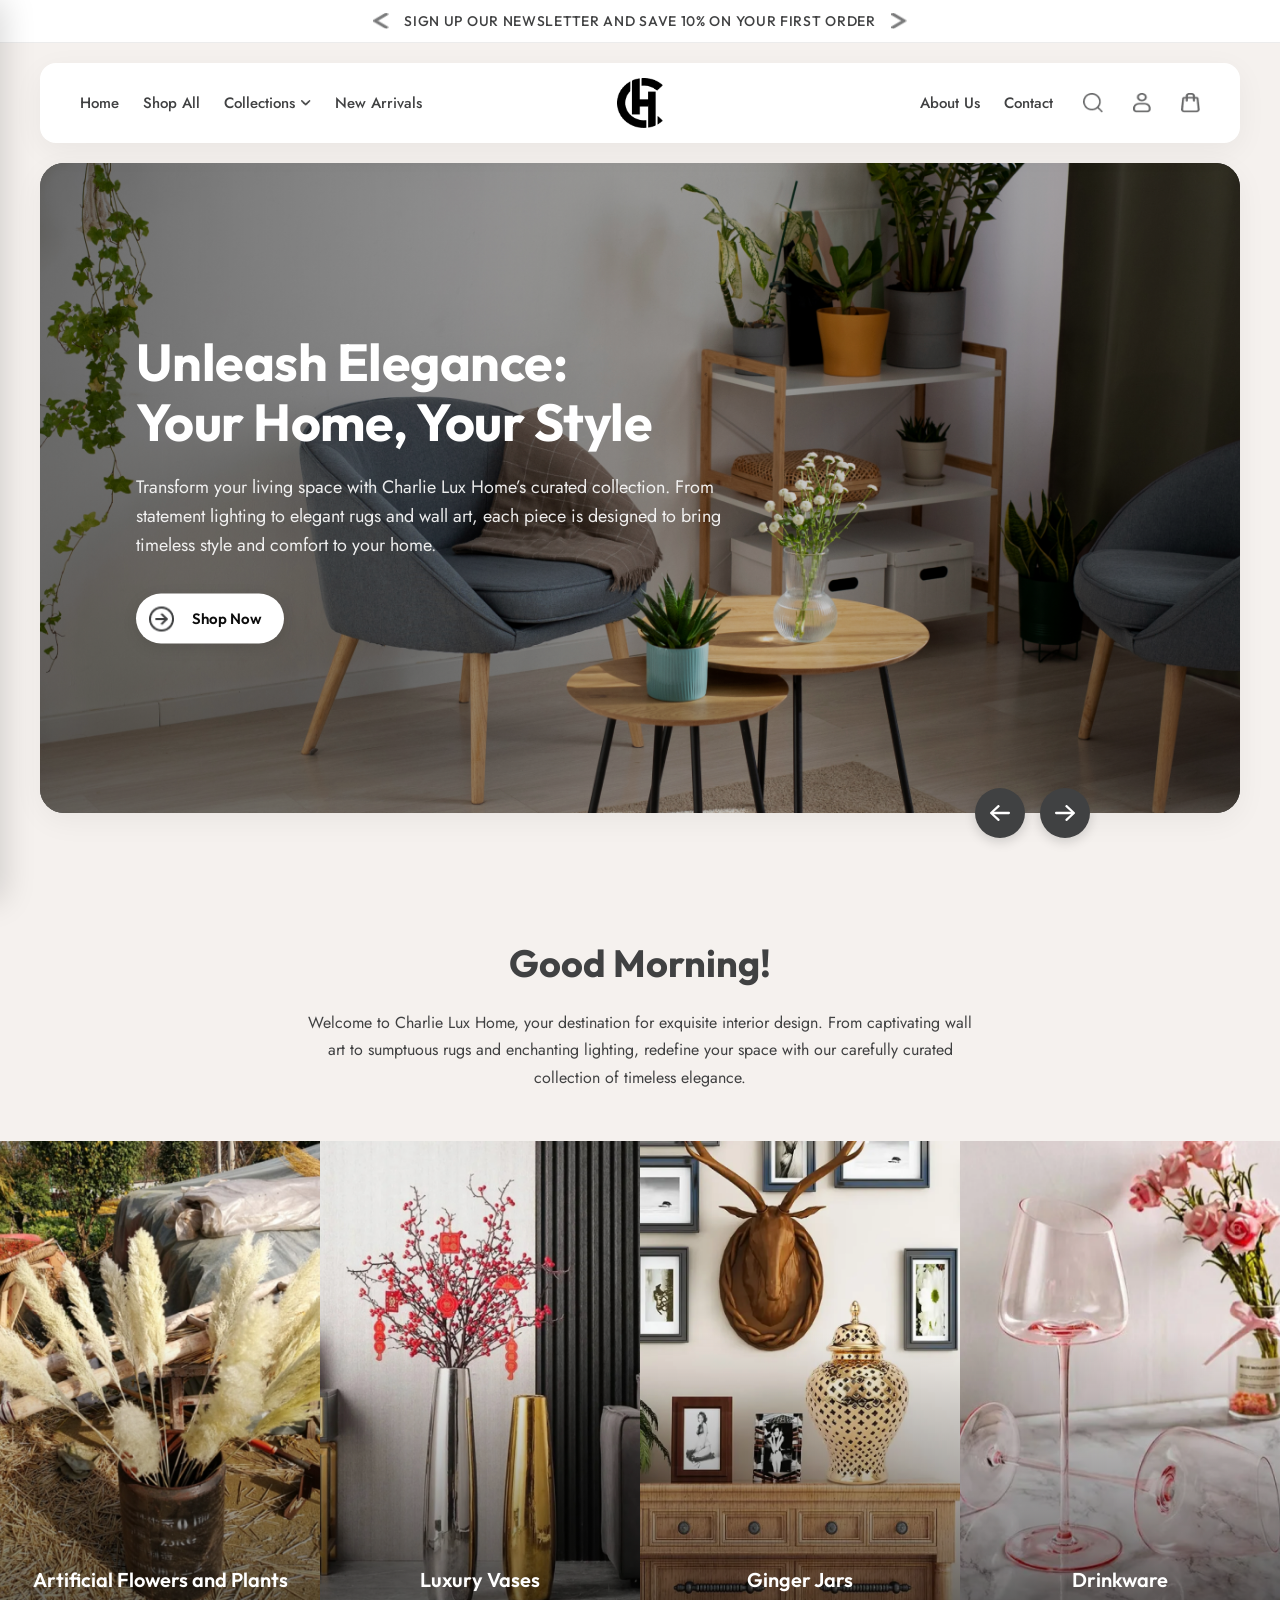
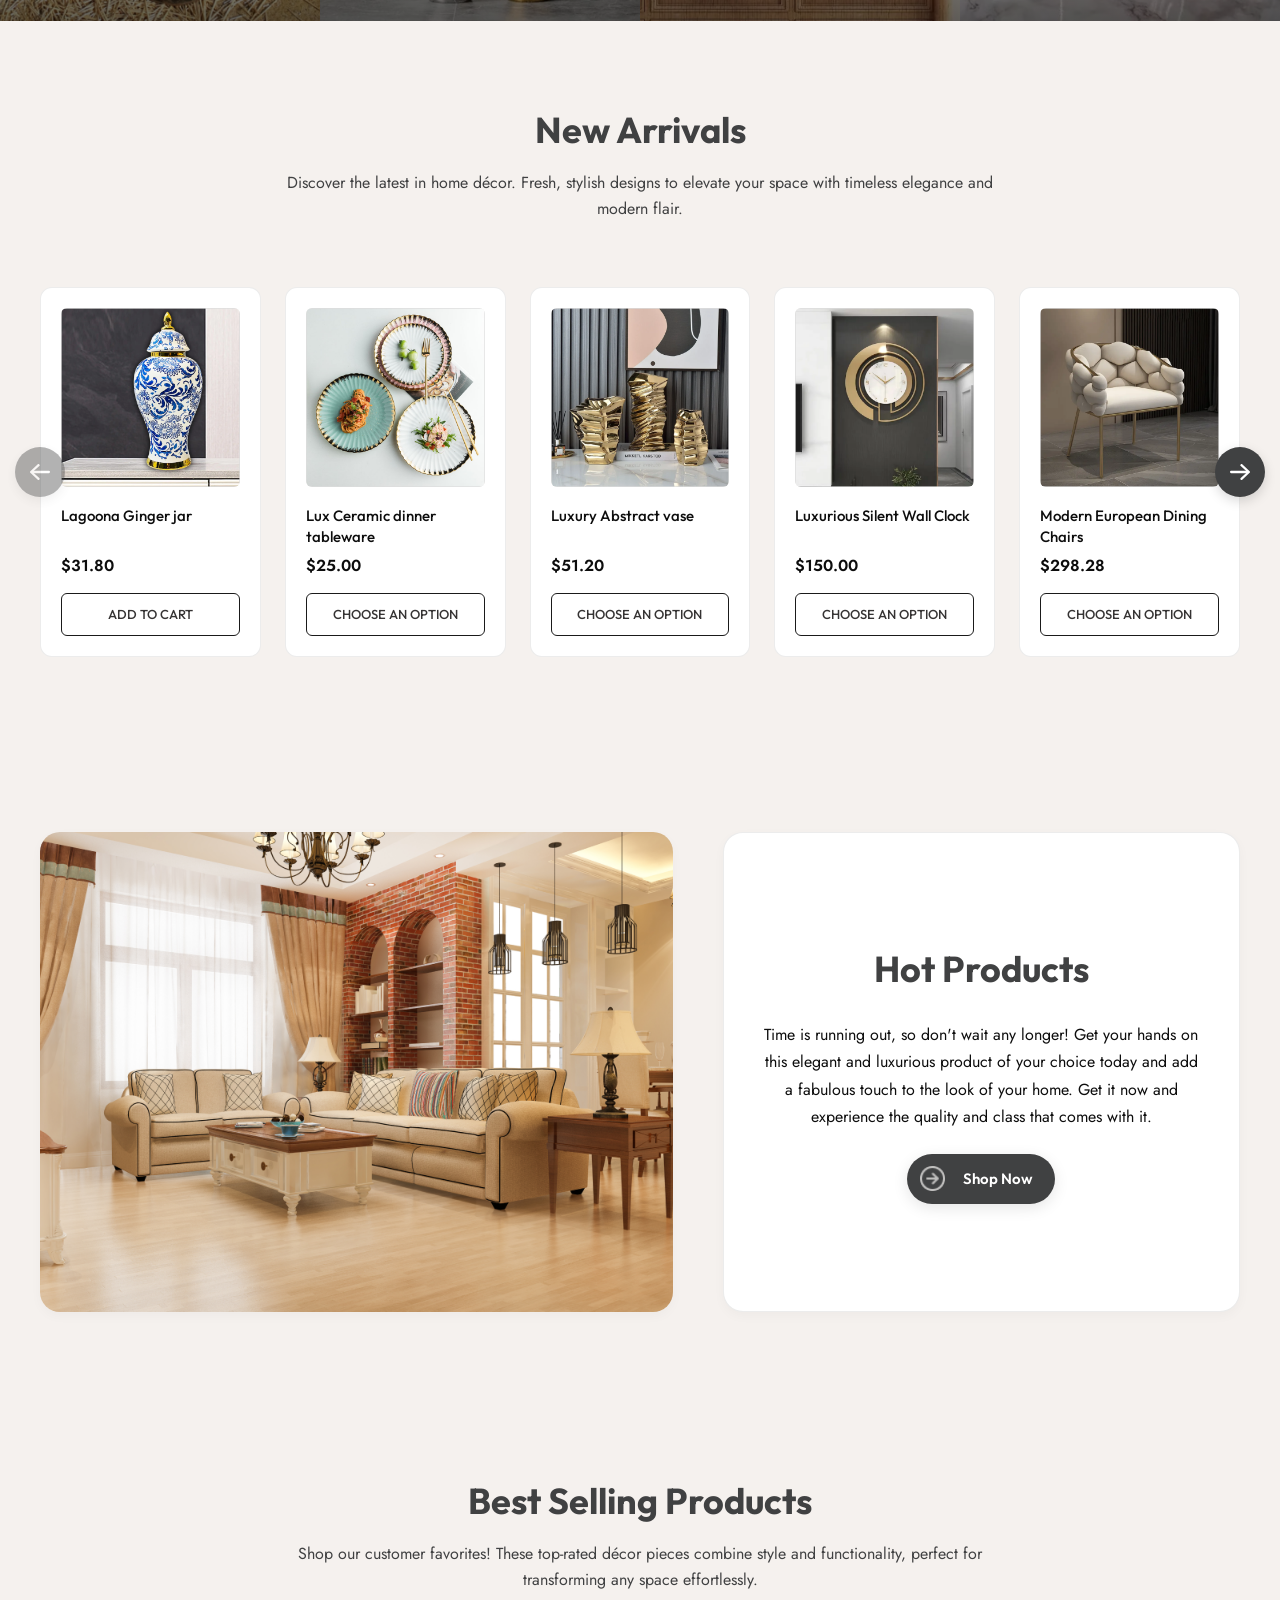
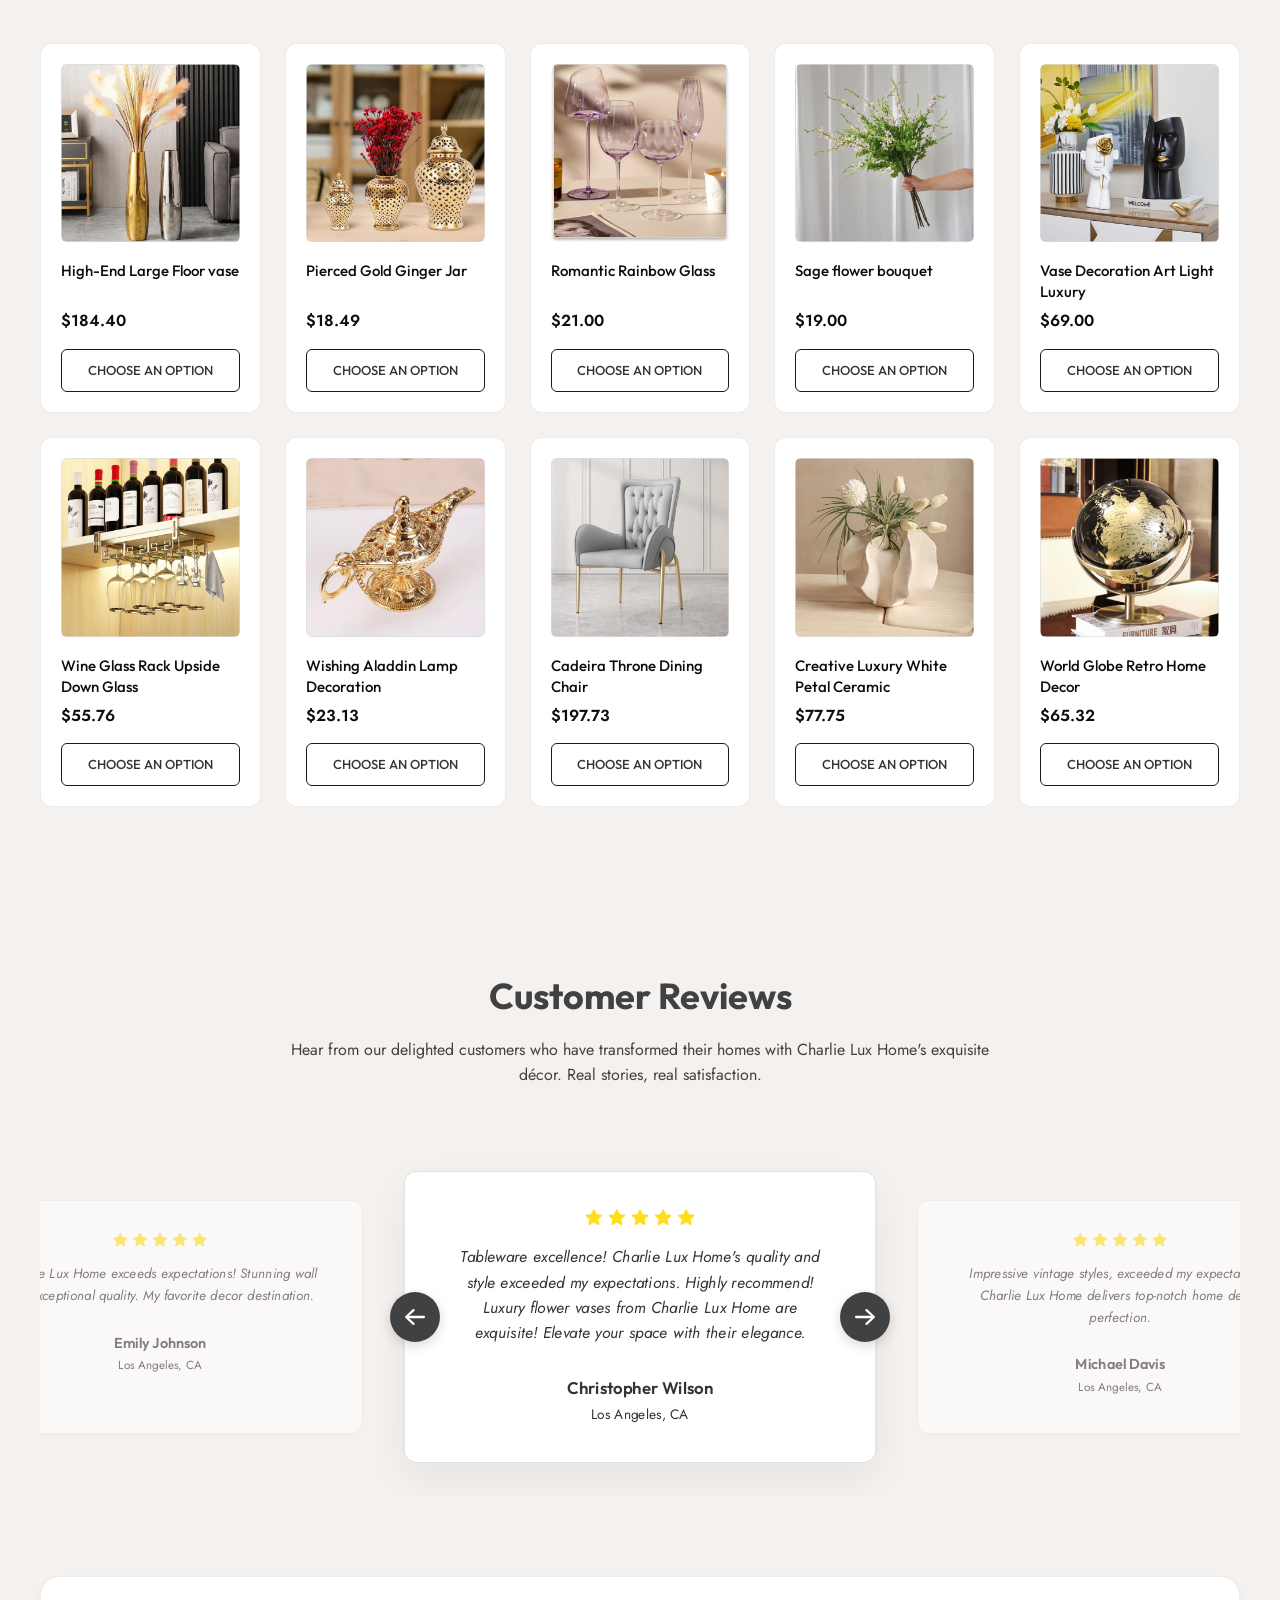
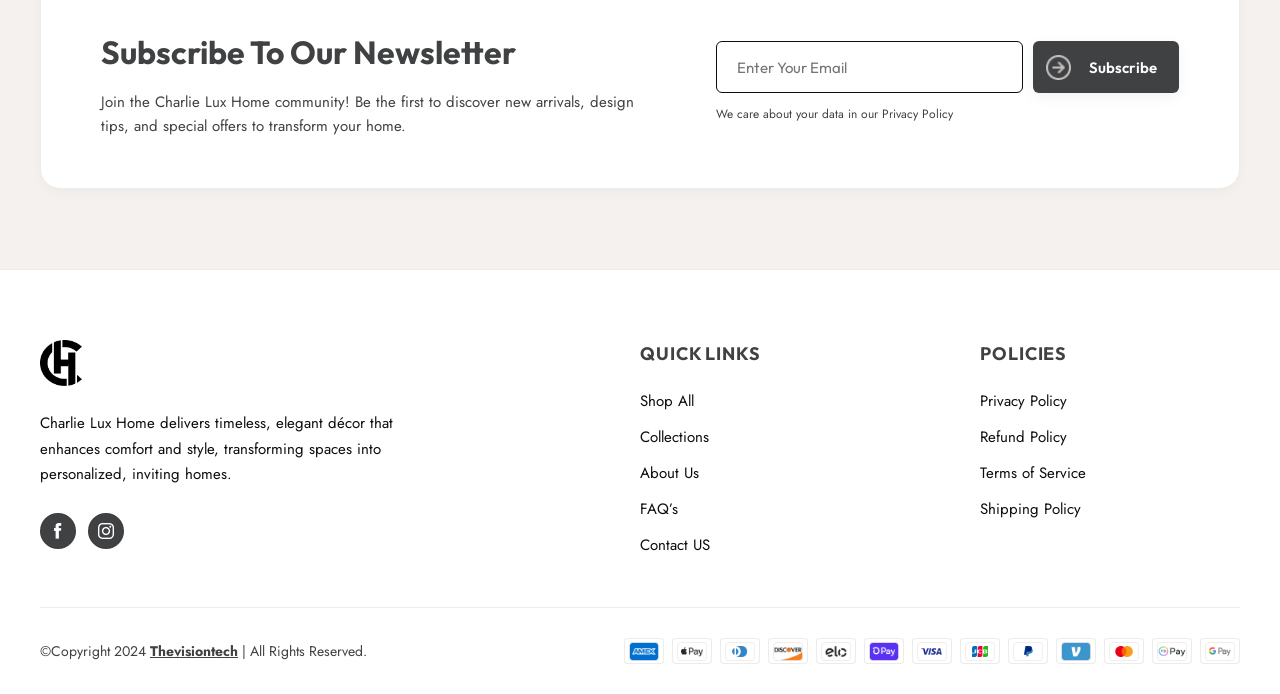
<file: index.html>
<!DOCTYPE html>
<html lang="en">
<head>
  <meta charset="UTF-8">
  <meta name="viewport" content="width=device-width, initial-scale=1.0">
  <meta name="description" content="Charlie Lux Home - Timeless, elegant home decor to enhance your comfort and style.">
  <title>Charlie Lux Home | Timeless & Elegant Decor</title>
  <link rel="stylesheet" href="styles.css">
</head>
<body>

<div class="homepage-1">
  
  <!-- 1. Announcement Bar -->
  <div class="announcement-bar-462" id="announcement-bar">
    <div class="row-463">
      <img src="images/left.png" class="vector-464" alt="Left Arrow" />
      <p class="text-465"><span class="text-rgb-64-65-66">Sign up our newsletter and save 10% on your first order</span></p>
      <img src="images/right.png" class="vector-466" alt="Right Arrow" />
    </div>
  </div>

  <!-- 2. Header Navigation -->
  <header class="header-434" id="main-header">
    <div class="row-436">
      
      <!-- Mobile menu toggle button -->
      <div class="mobile-menu-toggle">☰</div>

      <!-- Left Navigation Menu -->
      <nav class="navigation-437">
        <p class="text-438"><span class="text-rgb-64-65-66">Home</span></p>
        <p class="text-439"><span class="text-rgb-64-65-66">Shop All</span></p>
        <div class="locator-440">
          <p class="text-441"><span class="text-rgb-64-65-66">Collections</span></p>
          <img src="images/down.png" class="vector-442" alt="Dropdown Arrow" />
        </div>
        <p class="text-443"><span class="text-rgb-64-65-66">New Arrivals</span></p>
      </nav>

      <!-- Center Logo -->
      <div class="logo-444">
        <img src="images/Logo.png" class="vector-logo" alt="Charlie Lux Home Logo" />
      </div>

      <!-- Right Navigation & Icons -->
      <div class="header-right-450">
        <nav class="navigation-459">
          <p class="text-461"><span class="text-rgb-64-65-66">About Us</span></p>
          <p class="text-460"><span class="text-rgb-64-65-66">Contact</span></p>
        </nav>
        <div class="search-451">
          <img src="images/Search.png" class="vector-stroke-452" alt="Search" />
        </div>
        <div class="account-453">
          <img src="images/account.png" class="vector-454" alt="Account" />
        </div>
        <div class="cart-456">
          <img src="images/Cart.png" class="vector-457" alt="Cart" />
        </div>
      </div>
      
    </div>
  </header>

  <!-- 3. Slideshow / Hero Banner -->
  <section class="slideshow-406" id="hero-banner">
    <div class="carousel-track">
      
      <!-- Slide 1 -->
      <div class="carousel-slide active">
        <picture>
          <source media="(max-width: 992px)" srcset="images/mobile-banner-interior.png">
          <img src="images/hero-banner-interior.png" class="node-408" alt="Interior Design with Photo Frames and Nice Chairs" />
        </picture>
        <div class="node-409"></div>
        <div class="heading-421">
          <h1 class="text-422"><span class="text-white">Unleash Elegance:<br>Your Home, Your Style</span></h1>
          <p class="text-423"><span class="text-white">Transform your living space with Charlie Lux Home’s curated collection. From statement lighting to elegant rugs and wall art, each piece is designed to bring timeless style and comfort to your home.</span></p>
          <div class="property-1-default">
            <div class="group-4-426">
              <div class="group-3-429">
                <img src="images/circular-arrow.png" alt="Arrow" />
              </div>
              <span class="btn-text">Shop Now</span>
            </div>
          </div>
        </div>
      </div>

      <!-- Slide 2 -->
      <div class="carousel-slide">
        <picture>
          <source media="(max-width: 992px)" srcset="images/mobile-banner-drinkware.png">
          <img src="images/hero-banner-drinkware.png" class="node-408" alt="Luxurious Drinkware Collection" />
        </picture>
        <div class="node-409"></div>
        <div class="heading-421">
          <h1 class="text-422"><span class="text-white">Elevate Every Sip:<br>Luxurious Drinkware Collection</span></h1>
          <p class="text-423"><span class="text-white">Discover our stunning glassware collection, designed to add a touch of sophistication to any occasion. Perfect for entertaining or everyday indulgence, make every moment unforgettable with our polished, elegant pieces.</span></p>
          <div class="property-1-default">
            <div class="group-4-426">
              <div class="group-3-429">
                <img src="images/circular-arrow.png" alt="Arrow" />
              </div>
              <span class="btn-text">Shop Now</span>
            </div>
          </div>
        </div>
      </div>

      <!-- Slide 3 -->
      <div class="carousel-slide">
        <picture>
          <source media="(max-width: 992px)" srcset="images/mobile-banner-home.png">
          <img src="images/hero-banner-home.png" class="node-408" alt="Raising Homes, Exceeding Expectations" />
        </picture>
        <div class="node-409"></div>
        <div class="heading-421">
          <h1 class="text-422"><span class="text-white">Raising Homes,<br>Exceeding Expectations</span></h1>
          <p class="text-423"><span class="text-white">At Charlie Lux Home, we offer more than just décor. Our curated pieces bring elegance, comfort, and style to every corner of your home, elevating spaces beyond expectations.</span></p>
          <div class="property-1-default">
            <div class="group-4-426">
              <div class="group-3-429">
                <img src="images/circular-arrow.png" alt="Arrow" />
              </div>
              <span class="btn-text">Shop Now</span>
            </div>
          </div>
        </div>
      </div>

    </div>

    <!-- Navigation Arrows -->
    <div class="arrows-410">
      <div class="left-arrow-411" id="hero-prev">
        <img src="images/left-arrow.svg" alt="Previous Slide" />
      </div>
      <div class="right-arrow-416" id="hero-next">
        <img src="images/right-arrow.svg" alt="Next Slide" />
      </div>
    </div>
  </section>

  <!-- 4. Welcome Section & Categories Grid -->
  <section class="welcome-381" id="categories">
    <div class="heading-403">
      <h2 class="text-404"><span class="text-rgb-64-65-66">Good Morning!</span></h2>
      <p class="text-405"><span class="text-rgb-64-65-66">Welcome to Charlie Lux Home, your destination for exquisite interior design. From captivating wall art to sumptuous rugs and enchanting lighting, redefine your space with our carefully curated collection of timeless elegance.</span></p>
    </div>
    
    <div class="row-382">
      <!-- Category 1 -->
      <div class="collection-1-383">
        <div class="image-384">
          <img src="images/artificial-flowers-plants.png" class="1807489815372-385" alt="Artificial Flowers and Plants" loading="lazy" />
          <div class="1807489815372-386"></div>
        </div>
        <p class="text-387"><span class="text-white">Artificial Flowers and Plants</span></p>
      </div>
      
      <!-- Category 2 -->
      <div class="collection-2-388">
        <div class="image-389">
          <img src="images/category-luxury-vases.png" class="node-390" alt="Luxury Vases" loading="lazy" />
          <div class="1807489815372-391"></div>
        </div>
        <p class="text-392"><span class="text-white">Luxury Vases</span></p>
      </div>
      
      <!-- Category 3 -->
      <div class="collection-3-393">
        <div class="image-394">
          <img src="images/category-ginger-jars.png" class="node-395" alt="Ginger Jars" loading="lazy" />
          <div class="1807489815372-396"></div>
        </div>
        <p class="text-397"><span class="text-white">Ginger Jars</span></p>
      </div>
      
      <!-- Category 4 -->
      <div class="collection-4-398">
        <div class="image-399">
          <img src="images/category-drinkware.png" class="node-400" alt="Drinkware" loading="lazy" />
          <div class="1807489815372-401"></div>
        </div>
        <p class="text-402"><span class="text-white">Drinkware</span></p>
      </div>
    </div>
  </section>

  <!-- 5. New Arrivals Section -->
  <section class="featured-collections-320" id="new-arrivals">
    <div class="heading-378">
      <h2 class="text-379"><span class="text-rgb-64-65-66">New Arrivals</span></h2>
      <p class="text-380"><span class="text-rgb-64-65-66">Discover the latest in home décor. Fresh, stylish designs to elevate your space with timeless elegance and modern flair.</span></p>
    </div>
    
    <div class="new-arrivals-carousel">
      <button class="new-arrivals-prev" id="arrivals-prev" aria-label="Previous slide">
        <img src="images/left-arrow.svg" alt="Prev" loading="lazy" />
      </button>

      <div class="carousel-window">
        <div class="row-321">
          <!-- Product 1 -->
          <div class="products-1-322">
            <div class="image-324">
              <img src="images/lagoona-ginger-jar.png" class="node-325" alt="Lagoona Ginger jar" loading="lazy" />
            </div>
            <div class="prod-details">
              <p class="text-326"><span class="text-rgb-13-13-13">Lagoona Ginger jar</span></p>
              <p class="text-327"><span class="text-rgb-13-13-13">$31.80</span></p>
            </div>
            <div class="view-all-button-328">
              <p class="text-330"><span class="text-rgb-53-51-51">Add To Cart</span></p>
            </div>
          </div>

          <!-- Product 2 -->
          <div class="products-2-331">
            <div class="image-333">
              <img src="images/ceramic-tableware.png" class="node-334" alt="Lux Ceramic dinner tableware" loading="lazy" />
            </div>
            <div class="prod-details">
              <p class="text-335"><span class="text-rgb-13-13-13">Lux Ceramic dinner tableware</span></p>
              <p class="text-336"><span class="text-rgb-13-13-13">$25.00</span></p>
            </div>
            <div class="view-all-button-337">
              <p class="text-339"><span class="text-rgb-53-51-51">Choose an option</span></p>
            </div>
          </div>

          <!-- Product 3 -->
          <div class="products-3-340">
            <div class="image-342">
              <img src="images/luxury-abstract-vase.png" class="node-343" alt="Luxury Abstract vase" loading="lazy" />
            </div>
            <div class="prod-details">
              <p class="text-344"><span class="text-rgb-13-13-13">Luxury Abstract vase</span></p>
              <p class="text-345"><span class="text-rgb-13-13-13">$51.20</span></p>
            </div>
            <div class="view-all-button-346">
              <p class="text-348"><span class="text-rgb-53-51-51">Choose an option</span></p>
            </div>
          </div>

          <!-- Product 4 -->
          <div class="products-4-349">
            <div class="image-351">
              <img src="images/luxury-wall-clock.png" class="node-352" alt="Luxurious Silent Wall Clock" loading="lazy" />
            </div>
            <div class="prod-details">
              <p class="text-353"><span class="text-rgb-13-13-13">Luxurious Silent Wall Clock</span></p>
              <p class="text-354"><span class="text-rgb-13-13-13">$150.00</span></p>
            </div>
            <div class="view-all-button-355">
              <p class="text-357"><span class="text-rgb-53-51-51">Choose an option</span></p>
            </div>
          </div>

          <!-- Product 5 -->
          <div class="products-5-358">
            <div class="image-360">
              <img src="images/modern-dining-chairs.png" class="node-361" alt="Modern European Dining Chairs" loading="lazy" />
            </div>
            <div class="prod-details">
              <p class="text-362"><span class="text-rgb-13-13-13">Modern European Dining Chairs</span></p>
              <p class="text-363"><span class="text-rgb-13-13-13">$298.28</span></p>
            </div>
            <div class="view-all-button-364">
              <p class="text-366"><span class="text-rgb-53-51-51">Choose an option</span></p>
            </div>
          </div>

          <!-- Product 6 (Copied from Best Sellers 1) -->
          <div class="products-1-209">
            <div class="image-211">
              <img src="images/large-floor-vase.png" class="node-212" alt="High-End Large Floor vase" loading="lazy" />
            </div>
            <div class="prod-details">
              <p class="text-213"><span class="text-rgb-13-13-13">High-End Large Floor vase</span></p>
              <p class="text-214"><span class="text-rgb-13-13-13">$184.40</span></p>
            </div>
            <div class="view-all-button-215">
              <p class="text-217"><span class="text-rgb-53-51-51">Choose an option</span></p>
            </div>
          </div>

          <!-- Product 7 (Copied from Best Sellers 2) -->
          <div class="products-2-218">
            <div class="image-220">
              <img src="images/gold-ginger-jar.png" class="node-221" alt="Pierced Gold Ginger Jar" loading="lazy" />
            </div>
            <div class="prod-details">
              <p class="text-222"><span class="text-rgb-13-13-13">Pierced Gold Ginger Jar</span></p>
              <p class="text-223"><span class="text-rgb-13-13-13">$18.49</span></p>
            </div>
            <div class="view-all-button-224">
              <p class="text-226"><span class="text-rgb-53-51-51">Choose an option</span></p>
            </div>
          </div>

          <!-- Product 8 (Copied from Best Sellers 3) -->
          <div class="products-3-227">
            <div class="image-229">
              <img src="images/rainbow-glass.png" class="node-230" alt="Romantic Rainbow Glass" loading="lazy" />
            </div>
            <div class="prod-details">
              <p class="text-231"><span class="text-rgb-13-13-13">Romantic Rainbow Glass</span></p>
              <p class="text-232"><span class="text-rgb-13-13-13">$21.00</span></p>
            </div>
            <div class="view-all-button-233">
              <p class="text-235"><span class="text-rgb-53-51-51">Choose an option</span></p>
            </div>
          </div>

          <!-- Product 9 (Copied from Best Sellers 4) -->
          <div class="products-4-236">
            <div class="image-238">
              <img src="images/sage-flower-bouquet.png" class="node-239" alt="Sage flower bouquet" loading="lazy" />
            </div>
            <div class="prod-details">
              <p class="text-240"><span class="text-rgb-13-13-13">Sage flower bouquet</span></p>
              <p class="text-241"><span class="text-rgb-13-13-13">$19.00</span></p>
            </div>
            <div class="view-all-button-242">
              <p class="text-244"><span class="text-rgb-53-51-51">Choose an option</span></p>
            </div>
          </div>

          <!-- Product 10 (Copied from Best Sellers 5) -->
          <div class="products-5-245">
            <div class="image-247">
              <img src="images/luxury-art-vase.png" class="2919796450014-248" alt="Vase Decoration Art Light Luxury" loading="lazy" />
            </div>
            <div class="prod-details">
              <p class="text-249"><span class="text-rgb-13-13-13">Vase Decoration Art Light Luxury</span></p>
              <p class="text-250"><span class="text-rgb-13-13-13">$69.00</span></p>
            </div>
            <div class="view-all-button-251">
              <p class="text-253"><span class="text-rgb-53-51-51">Choose an option</span></p>
            </div>
          </div>
        </div>
      </div>

      <button class="new-arrivals-next" id="arrivals-next" aria-label="Next slide">
        <img src="images/right-arrow.svg" alt="Next" loading="lazy" />
      </button>
    </div>
  </section>

  <!-- 6. Hot Products Section -->
  <section class="hot-products-302" id="hot-products">
    <div class="mask-group-303">
      <img src="images/hot-products-banner.png" class="node-304" alt="Modern Dining Room Living Room with Retro Armchair" loading="lazy" />
    </div>
    <div class="text-305">
      <div class="row-307">
        <h2 class="text-309"><span class="text-rgb-64-65-66">Hot Products</span></h2>
        <p class="text-308"><span class="text-black">Time is running out, so don't wait any longer! Get your hands on this elegant and luxurious product of your choice today and add a fabulous touch to the look of your home. Get it now and experience the quality and class that comes with it.</span></p>
        <div class="property-1-default">
          <div class="group-4-312">
            <div class="group-3-315">
              <img src="images/circular-arrow.png" alt="Arrow" loading="lazy" />
            </div>
            <span class="btn-text">Shop Now</span>
          </div>
        </div>
      </div>
    </div>
  </section>

  <!-- 7. Best Selling Products Section -->
  <section class="featured-collections-207" id="best-sellers">
    <div class="heading-299">
      <h2 class="text-300"><span class="text-rgb-64-65-66">Best Selling Products</span></h2>
      <p class="text-301"><span class="text-rgb-64-65-66">Shop our customer favorites! These top-rated décor pieces combine style and functionality, perfect for transforming any space effortlessly.</span></p>
    </div>
    
    <div class="row-208">
      <!-- Product 1 -->
      <div class="products-1-209">
        <div class="image-211">
          <img src="images/large-floor-vase.png" class="node-212" alt="High-End Large Floor vase" loading="lazy" />
        </div>
        <div class="prod-details">
          <p class="text-213"><span class="text-rgb-13-13-13">High-End Large Floor vase</span></p>
          <p class="text-214"><span class="text-rgb-13-13-13">$184.40</span></p>
        </div>
        <div class="view-all-button-215">
          <p class="text-217"><span class="text-rgb-53-51-51">Choose an option</span></p>
        </div>
      </div>

      <!-- Product 2 -->
      <div class="products-2-218">
        <div class="image-220">
          <img src="images/gold-ginger-jar.png" class="node-221" alt="Pierced Gold Ginger Jar" loading="lazy" />
        </div>
        <div class="prod-details">
          <p class="text-222"><span class="text-rgb-13-13-13">Pierced Gold Ginger Jar</span></p>
          <p class="text-223"><span class="text-rgb-13-13-13">$18.49</span></p>
        </div>
        <div class="view-all-button-224">
          <p class="text-226"><span class="text-rgb-53-51-51">Choose an option</span></p>
        </div>
      </div>

      <!-- Product 3 -->
      <div class="products-3-227">
        <div class="image-229">
          <img src="images/rainbow-glass.png" class="node-230" alt="Romantic Rainbow Glass" loading="lazy" />
        </div>
        <div class="prod-details">
          <p class="text-231"><span class="text-rgb-13-13-13">Romantic Rainbow Glass</span></p>
          <p class="text-232"><span class="text-rgb-13-13-13">$21.00</span></p>
        </div>
        <div class="view-all-button-233">
          <p class="text-235"><span class="text-rgb-53-51-51">Choose an option</span></p>
        </div>
      </div>

      <!-- Product 4 -->
      <div class="products-4-236">
        <div class="image-238">
          <img src="images/sage-flower-bouquet.png" class="node-239" alt="Sage flower bouquet" loading="lazy" />
        </div>
        <div class="prod-details">
          <p class="text-240"><span class="text-rgb-13-13-13">Sage flower bouquet</span></p>
          <p class="text-241"><span class="text-rgb-13-13-13">$19.00</span></p>
        </div>
        <div class="view-all-button-242">
          <p class="text-244"><span class="text-rgb-53-51-51">Choose an option</span></p>
        </div>
      </div>

      <!-- Product 5 -->
      <div class="products-5-245">
        <div class="image-247">
          <img src="images/luxury-art-vase.png" class="2919796450014-248" alt="Vase Decoration Art Light Luxury" loading="lazy" />
        </div>
        <div class="prod-details">
          <p class="text-249"><span class="text-rgb-13-13-13">Vase Decoration Art Light Luxury</span></p>
          <p class="text-250"><span class="text-rgb-13-13-13">$69.00</span></p>
        </div>
        <div class="view-all-button-251">
          <p class="text-253"><span class="text-rgb-53-51-51">Choose an option</span></p>
        </div>
      </div>

      <!-- Product 6 -->
      <div class="products-6-254">
        <div class="image-256">
          <img src="images/wine-glass-rack.png" class="node-257" alt="Wine Glass Rack Upside Down Glass" loading="lazy" />
        </div>
        <div class="prod-details">
          <p class="text-258"><span class="text-rgb-13-13-13">Wine Glass Rack Upside Down Glass</span></p>
          <p class="text-259"><span class="text-rgb-13-13-13">$55.76</span></p>
        </div>
        <div class="view-all-button-260">
          <p class="text-262"><span class="text-rgb-53-51-51">Choose an option</span></p>
        </div>
      </div>

      <!-- Product 7 -->
      <div class="products-7-263">
        <div class="image-265">
          <img src="images/aladdin-lamp.png" class="node-266" alt="Wishing Aladdin Lamp Decoration" loading="lazy" />
        </div>
        <div class="prod-details">
          <p class="text-267"><span class="text-rgb-13-13-13">Wishing Aladdin Lamp Decoration</span></p>
          <p class="text-268"><span class="text-rgb-13-13-13">$23.13</span></p>
        </div>
        <div class="view-all-button-269">
          <p class="text-271"><span class="text-rgb-53-51-51">Choose an option</span></p>
        </div>
      </div>

      <!-- Product 8 -->
      <div class="products-8-272">
        <div class="image-274">
          <img src="images/throne-dining-chair.png" class="node-275" alt="Cadeira Throne Dining Chair" loading="lazy" />
        </div>
        <div class="prod-details">
          <p class="text-276"><span class="text-rgb-13-13-13">Cadeira Throne Dining Chair</span></p>
          <p class="text-277"><span class="text-rgb-13-13-13">$197.73</span></p>
        </div>
        <div class="view-all-button-278">
          <p class="text-280"><span class="text-rgb-53-51-51">Choose an option</span></p>
        </div>
      </div>

      <!-- Product 9 -->
      <div class="products-9-281">
        <div class="image-283">
          <img src="images/white-petal-ceramic.png" class="node-284" alt="Creative Luxury White Petal Ceramic" loading="lazy" />
        </div>
        <div class="prod-details">
          <p class="text-285"><span class="text-rgb-13-13-13">Creative Luxury White Petal Ceramic</span></p>
          <p class="text-286"><span class="text-rgb-13-13-13">$77.75</span></p>
        </div>
        <div class="view-all-button-287">
          <p class="text-289"><span class="text-rgb-53-51-51">Choose an option</span></p>
        </div>
      </div>

      <!-- Product 10 -->
      <div class="products-10-290">
        <div class="image-292">
          <img src="images/retro-world-globe.png" class="node-293" alt="World Globe Retro Home Decor" loading="lazy" />
        </div>
        <div class="prod-details">
          <p class="text-294"><span class="text-rgb-13-13-13">World Globe Retro Home Decor</span></p>
          <p class="text-295"><span class="text-rgb-13-13-13">$65.32</span></p>
        </div>
        <div class="view-all-button-296">
          <p class="text-298"><span class="text-rgb-53-51-51">Choose an option</span></p>
        </div>
      </div>
    </div>
  </section>

  <!-- 8. Customer Reviews Section -->
  <section class="reviews-150" id="reviews">
    <div class="heading-204">
      <h2 class="text-205"><span class="text-rgb-64-65-66">Customer Reviews</span></h2>
      <p class="text-206"><span class="text-rgb-64-65-66">Hear from our delighted customers who have transformed their homes with Charlie Lux Home's exquisite décor. Real stories, real satisfaction.</span></p>
    </div>
    
    <div class="reviews-carousel-wrapper">
      <button class="reviews-carousel-btn prev" id="reviews-prev" aria-label="Previous Review">
        <img src="images/left-arrow.svg" alt="Prev" loading="lazy" />
      </button>

      <div class="reviews-window">
        <div class="row-151 reviews-track">
          <!-- Review 1 -->
          <div class="review-card-item review-1-152">
            <div class="content-154">
              <div class="star-159">
                <img src="images/star.svg" class="vector-160" alt="Star" loading="lazy" />
                <img src="images/star.svg" class="vector-161" alt="Star" loading="lazy" />
                <img src="images/star.svg" class="vector-162" alt="Star" loading="lazy" />
                <img src="images/star.svg" class="vector-163" alt="Star" loading="lazy" />
                <img src="images/star.svg" class="vector-164" alt="Star" loading="lazy" />
              </div>
              <p class="text-158"><span class="text-rgb-53-51-51">Charlie Lux Home exceeds expectations! Stunning wall art, exceptional quality. My favorite decor destination.</span></p>
              <div class="author-155">
                <p class="text-156"><span class="text-rgb-53-51-51">Emily Johnson</span></p>
                <p class="text-157"><span class="text-rgb-53-51-51">Los Angeles, CA</span></p>
              </div>
            </div>
          </div>

          <!-- Review 2 (Middle Featured Review Card) -->
          <div class="review-card-item review-2-179">
            <div class="content-181">
              <div class="star-187">
                <img src="images/star.svg" class="vector-188" alt="Star" loading="lazy" />
                <img src="images/star.svg" class="vector-189" alt="Star" loading="lazy" />
                <img src="images/star.svg" class="vector-190" alt="Star" loading="lazy" />
                <img src="images/star.svg" class="vector-191" alt="Star" loading="lazy" />
                <img src="images/star.svg" class="vector-192" alt="Star" loading="lazy" />
              </div>
              <p class="text-182"><span class="text-rgb-53-51-51">Tableware excellence! Charlie Lux Home's quality and style exceeded my expectations. Highly recommend! Luxury flower vases from Charlie Lux Home are exquisite! Elevate your space with their elegance.</span></p>
              <div class="author-184">
                <p class="text-185"><span class="text-rgb-53-51-51">Christopher Wilson</span></p>
                <p class="text-186"><span class="text-rgb-53-51-51">Los Angeles, CA</span></p>
              </div>
            </div>
          </div>

          <!-- Review 3 -->
          <div class="review-card-item review-3-165">
            <div class="content-167">
              <div class="star-172">
                <img src="images/star.svg" class="vector-173" alt="Star" loading="lazy" />
                <img src="images/star.svg" class="vector-174" alt="Star" loading="lazy" />
                <img src="images/star.svg" class="vector-175" alt="Star" loading="lazy" />
                <img src="images/star.svg" class="vector-176" alt="Star" loading="lazy" />
                <img src="images/star.svg" class="vector-177" alt="Star" loading="lazy" />
              </div>
              <p class="text-171"><span class="text-rgb-53-51-51">Impressive vintage styles, exceeded my expectations. Charlie Lux Home delivers top-notch home decor perfection.</span></p>
              <div class="author-168">
                <p class="text-169"><span class="text-rgb-53-51-51">Michael Davis</span></p>
                <p class="text-170"><span class="text-rgb-53-51-51">Los Angeles, CA</span></p>
              </div>
            </div>
          </div>
        </div>
      </div>

      <button class="reviews-carousel-btn next" id="reviews-next" aria-label="Next Review">
        <img src="images/right-arrow.svg" alt="Next" loading="lazy" />
      </button>
    </div>
  </section>

  <!-- 9. Newsletter Section -->
  <section class="newsletter-129" id="newsletter">
    <div class="subscrbe-131">
      <div class="text-132">
        <h2 class="text-133"><span class="text-rgb-64-65-66">Subscribe To Our Newsletter</span></h2>
        <p class="text-134"><span class="text-rgb-64-65-66">Join the Charlie Lux Home community! Be the first to discover new arrivals, design tips, and special offers to transform your home.</span></p>
      </div>
      <div class="email-135">
        <form class="email-135-inputs" action="#" method="POST" onsubmit="event.preventDefault(); alert('Subscribed successfully!'); this.reset();">
          <input type="email" placeholder="Enter Your Email" class="newsletter-input-field" required />
          <button type="submit" class="newsletter-submit-btn">
            <span class="newsletter-btn-icon-wrapper">
              <img src="images/circular-arrow.png" alt="Arrow" loading="lazy" />
            </span>
            <span class="newsletter-btn-text">Subscribe</span>
          </button>
        </form>
        <p class="text-149"><span class="text-rgb-64-65-66">We care about your data in our Privacy Policy</span></p>
      </div>
    </div>
  </section>

  <!-- 10. Footer Section -->
  <footer class="footer-2" id="footer">
    
    <!-- Top Footer row -->
    <div class="row-95">
      
      <!-- Company Branding info -->
      <div class="company-111">
        <div class="logo-123">
          <img src="images/Logo.png" class="vector-logo" alt="Charlie Lux Home Logo" loading="lazy" />
        </div>
        <p class="text-122"><span class="text-rgb-13-13-13">Charlie Lux Home delivers timeless, elegant décor that enhances comfort and style, transforming spaces into personalized, inviting homes.</span></p>
        <div class="social-media-112">
          <div class="facebook-113">
            <img src="images/facebook-icon.png" class="vector-115" alt="Facebook" loading="lazy" />
          </div>
          <div class="instagram-116">
            <img src="images/instagram-icon.png" class="vector-119" alt="Instagram" loading="lazy" />
          </div>
        </div>
      </div>
      
      <!-- Quick Links Column -->
      <div class="quick-links-96">
        <h3 class="text-103"><span class="text-rgb-64-65-66">Quick Links</span></h3>
        <div class="links-97">
          <p class="text-98"><span class="text-rgb-13-13-13">Shop All</span></p>
          <p class="text-99"><span class="text-rgb-13-13-13">Collections</span></p>
          <p class="text-100"><span class="text-rgb-13-13-13">About Us</span></p>
          <p class="text-101"><span class="text-rgb-13-13-13">FAQ’s</span></p>
          <p class="text-102"><span class="text-rgb-13-13-13">Contact US</span></p>
        </div>
      </div>
      
      <!-- Policies Column -->
      <div class="policies-104">
        <h3 class="text-110"><span class="text-rgb-64-65-66">Policies</span></h3>
        <div class="links-105">
          <p class="text-106"><span class="text-rgb-13-13-13">Privacy Policy</span></p>
          <p class="text-107"><span class="text-rgb-13-13-13">Refund Policy</span></p>
          <p class="text-108"><span class="text-rgb-13-13-13">Terms of Service</span></p>
          <p class="text-109"><span class="text-rgb-13-13-13">Shipping Policy</span></p>
        </div>
      </div>
      
      </div>
    
    <!-- Bottom footer row (copyright & payment methods) -->
    <div class="footer-bottom-4">
      <p class="text-6"><span class="text-rgb-64-65-66">©Copyright 2024 <strong class="thevisiontech-link">Thevisiontech</strong> | All Rights Reserved.</span></p>
      
      <div class="payment-7">
          <img src="images/amex.png" class="vector-10" alt="Visa" loading="lazy" />
          <img src="images/apple-pay.png" class="vector-14" alt="MasterCard" loading="lazy" />
          <img src="images/blue-switch.png" class="vector-25" alt="Amex" loading="lazy" />
          <img src="images/discover.png" class="vector-30" alt="Discover" loading="lazy" />
          <img src="images/elo.png" class="vector-35" alt="PayPal" loading="lazy" />
          <img src="images/purple-pay.png" class="vector-44" alt="ApplePay" loading="lazy" />
          <img src="images/visa.png" class="vector-54" alt="GooglePay" loading="lazy" />
          <img src="images/jcb.png" class="vector-64" alt="ShopPay" loading="lazy" />
          <img src="images/paypal.png" class="vector-71" alt="JCB" loading="lazy" />
          <img src="images/v.png" class="vector-77" alt="Diners" loading="lazy" />
          <img src="images/rupay.png" class="vector-83" alt="UnionPay" loading="lazy" />
          <img src="images/pay.png" class="vector-88" alt="Elo" loading="lazy" />
          <img src="images/google-pay.png" class="vector-92" alt="Hipercard" loading="lazy" />
      </div>
    </div>
    
  </footer>

</div>

<script>
  document.addEventListener('DOMContentLoaded', () => {
    // Hero Slideshow Carousel
    const slides = document.querySelectorAll('.carousel-slide');
    const prevBtn = document.getElementById('hero-prev');
    const nextBtn = document.getElementById('hero-next');
    let currentSlide = 0;
    let autoPlayInterval;

    function showSlide(index) {
      slides.forEach((slide, i) => {
        if (i === index) {
          slide.classList.add('active');
        } else {
          slide.classList.remove('active');
        }
      });
      currentSlide = index;
    }

    function nextSlide() {
      const nextIndex = (currentSlide + 1) % slides.length;
      showSlide(nextIndex);
    }

    function prevSlide() {
      const prevIndex = (currentSlide - 1 + slides.length) % slides.length;
      showSlide(prevIndex);
    }

    if (prevBtn && nextBtn && slides.length > 0) {
      prevBtn.addEventListener('click', () => {
        prevSlide();
        resetAutoplay();
      });

      nextBtn.addEventListener('click', () => {
        nextSlide();
        resetAutoplay();
      });

      function startAutoplay() {
        autoPlayInterval = setInterval(nextSlide, 6000);
      }

      function resetAutoplay() {
        clearInterval(autoPlayInterval);
        startAutoplay();
      }

      // Initialize
      showSlide(0);
      startAutoplay();
    }

    // New Arrivals Carousel Slider
    const arrivalsTrack = document.querySelector('.row-321');
    const arrivalsPrev = document.getElementById('arrivals-prev');
    const arrivalsNext = document.getElementById('arrivals-next');
    let arrivalsIndex = 0;

    function updateArrivalsCarousel() {
      if (!arrivalsTrack) return;
      const cards = arrivalsTrack.children;
      if (cards.length === 0) return;
      
      const cardWidth = cards[0].getBoundingClientRect().width;
      const gap = 24; // Gap between cards in pixels
      const step = cardWidth + gap;

      // Calculate max slide index
      const windowWidth = arrivalsTrack.parentElement.getBoundingClientRect().width;
      const visibleCount = Math.round(windowWidth / step);
      const maxIndex = Math.max(0, cards.length - visibleCount);

      if (arrivalsIndex > maxIndex) {
        arrivalsIndex = maxIndex;
      }

      arrivalsTrack.style.transform = `translateX(-${arrivalsIndex * step}px)`;

      // Set disabled states for arrows
      if (arrivalsPrev) {
        arrivalsPrev.style.opacity = arrivalsIndex === 0 ? '0.4' : '1';
        arrivalsPrev.style.pointerEvents = arrivalsIndex === 0 ? 'none' : 'auto';
      }
      if (arrivalsNext) {
        arrivalsNext.style.opacity = arrivalsIndex === maxIndex ? '0.4' : '1';
        arrivalsNext.style.pointerEvents = arrivalsIndex === maxIndex ? 'none' : 'auto';
      }
    }

    if (arrivalsPrev && arrivalsNext && arrivalsTrack) {
      arrivalsPrev.addEventListener('click', () => {
        if (arrivalsIndex > 0) {
          arrivalsIndex--;
          updateArrivalsCarousel();
        }
      });

      arrivalsNext.addEventListener('click', () => {
        const cards = arrivalsTrack.children;
        const cardWidth = cards[0].getBoundingClientRect().width;
        const gap = 24;
        const step = cardWidth + gap;
        const windowWidth = arrivalsTrack.parentElement.getBoundingClientRect().width;
        const visibleCount = Math.round(windowWidth / step);
        const maxIndex = Math.max(0, cards.length - visibleCount);

        if (arrivalsIndex < maxIndex) {
          arrivalsIndex++;
          updateArrivalsCarousel();
        }
      });

      window.addEventListener('resize', updateArrivalsCarousel);
      // Wait for font loading or content render layout
      setTimeout(updateArrivalsCarousel, 300);
    }

    // Customer Reviews Carousel
    const reviewsTrack = document.querySelector('.reviews-track');
    const reviewsPrev = document.getElementById('reviews-prev');
    const reviewsNext = document.getElementById('reviews-next');
    let reviewsIndex = 1; // Start at Christopher Wilson (middle card)

    function updateReviewsCarousel() {
      if (!reviewsTrack) return;
      const cards = reviewsTrack.children;
      if (cards.length === 0) return;

      // Ensure current active index is within bounds
      if (reviewsIndex < 0) reviewsIndex = 0;
      if (reviewsIndex >= cards.length) reviewsIndex = cards.length - 1;

      // Mark active card
      Array.from(cards).forEach((card, idx) => {
        if (idx === reviewsIndex) {
          card.classList.add('active');
        } else {
          card.classList.remove('active');
        }
      });

      const activeCard = cards[reviewsIndex];
      const cardWidth = activeCard.offsetWidth;
      const gap = parseFloat(window.getComputedStyle(reviewsTrack).gap) || 30;
      const windowWidth = reviewsTrack.parentElement.offsetWidth;

      // Centering math:
      const activeCardCenter = (reviewsIndex * (cardWidth + gap)) + (cardWidth / 2);
      const translateX = (windowWidth / 2) - activeCardCenter;

      reviewsTrack.style.transform = `translateX(${translateX}px)`;
    }

    if (reviewsTrack && reviewsPrev && reviewsNext) {
      reviewsPrev.addEventListener('click', () => {
        const cards = reviewsTrack.children;
        let newIndex = reviewsIndex - 1;
        if (newIndex < 0) newIndex = cards.length - 1;
        reviewsIndex = newIndex;
        updateReviewsCarousel();
      });

      reviewsNext.addEventListener('click', () => {
        const cards = reviewsTrack.children;
        let newIndex = reviewsIndex + 1;
        if (newIndex >= cards.length) newIndex = 0;
        reviewsIndex = newIndex;
        updateReviewsCarousel();
      });

      window.addEventListener('resize', updateReviewsCarousel);
      // Initialize
      setTimeout(updateReviewsCarousel, 150);
    }

    // Mobile Drawer Navigation Toggle
    const mobileMenuToggle = document.querySelector('.mobile-menu-toggle');
    const mobileDrawer = document.getElementById('mobile-drawer');
    const drawerOverlay = document.getElementById('drawer-overlay');
    const drawerClose = document.getElementById('drawer-close');
    const drawerLinks = document.querySelectorAll('.drawer-link');

    if (mobileMenuToggle && mobileDrawer && drawerOverlay) {
      const openDrawer = () => {
        mobileDrawer.classList.add('active');
        drawerOverlay.classList.add('active');
        document.body.style.overflow = 'hidden';
      };

      const closeDrawer = () => {
        mobileDrawer.classList.remove('active');
        drawerOverlay.classList.remove('active');
        document.body.style.overflow = '';
      };

      mobileMenuToggle.addEventListener('click', openDrawer);
      if (drawerClose) drawerClose.addEventListener('click', closeDrawer);
      drawerOverlay.addEventListener('click', closeDrawer);

      drawerLinks.forEach(link => {
        link.addEventListener('click', closeDrawer);
      });
    }
  });
</script>

  <!-- Mobile Navigation Drawer -->
  <div class="mobile-drawer" id="mobile-drawer">
    <div class="drawer-header">
      <div class="drawer-logo">
        <img src="images/Logo.png" class="vector-logo" alt="Charlie Lux Home Logo" loading="lazy" />
      </div>
      <button class="drawer-close" id="drawer-close" aria-label="Close menu">✕</button>
    </div>
    <nav class="drawer-nav">
      <a href="#hero-banner" class="drawer-link">Home</a>
      <a href="#new-arrivals" class="drawer-link">Shop All</a>
      <a href="#categories" class="drawer-link">Collections</a>
      <a href="#new-arrivals" class="drawer-link">New Arrivals</a>
      <a href="#footer" class="drawer-link">About Us</a>
      <a href="#footer" class="drawer-link">Contact</a>
    </nav>
  </div>
  <div class="drawer-overlay" id="drawer-overlay"></div>

</body>
</html>
</file>
<file: styles.css>
/* Load fonts from Google Fonts */
@import url('https://fonts.googleapis.com/css2?family=Jost:wght@300;400;500;600;700&family=Outfit:wght@300;400;500;600;700;800&family=Poppins:wght@300;400;500;600;700&display=swap');

:root {
  /* Fonts */
  --font-jost: "Jost", sans-serif;
  --font-outfit: "Outfit", sans-serif;
  --font-poppins: "Poppins", sans-serif;
  
  /* Color Palette */
  --color-bg: #F5F1EE;          /* Warm neutral beige page background */
  --color-card-bg: #FFFFFF;     /* White card backgrounds */
  --color-charcoal: #404142;    /* Dark gray for body text */
  --color-black: #0D0D0D;       /* Pure dark for main headings */
  --color-muted: #646566;       /* Gray for subheadings and secondary info */
  --color-accent: #1A1A1A;      /* Primary interactive elements color */
  --color-gold: #F4B804;        /* Star rating gold */
  --color-white: #FFFFFF;       /* White color */
  --color-dark: #1A1A1A;        /* Dark accent color */
  
  /* Borders and Shadows */
  --border-radius-sm: 6px;
  --border-radius-md: 12px;
  --border-radius-lg: 20px;
  --box-shadow-subtle: 0 4px 12px rgba(0, 0, 0, 0.03);
  --box-shadow-hover: 0 12px 30px rgba(0, 0, 0, 0.08);
  --border-color: rgba(13, 13, 13, 0.08);
  
  /* Transitions */
  --transition-smooth: all 0.3s cubic-bezier(0.25, 0.8, 0.25, 1);
}

/* CSS Reset */
* {
  margin: 0;
  padding: 0;
  box-sizing: border-box;
}

body {
  width: 100%;
  min-height: 100vh;
  background-color: var(--color-bg);
  color: var(--color-charcoal);
  font-family: var(--font-outfit);
  overflow-x: hidden;
  line-height: 1.6;
  -webkit-font-smoothing: antialiased;
}

img {
  max-width: 100%;
  height: auto;
  display: block;
}

a {
  text-decoration: none;
  color: inherit;
  transition: var(--transition-smooth);
}

button, input {
  font-family: inherit;
  outline: none;
}

/* Typography Helper Classes */
.text-white { color: #FFFFFF; }
.text-black { color: var(--color-black); }
.text-rgb-64-65-66 { color: var(--color-charcoal); }
.text-rgb-13-13-13 { color: var(--color-black); }
.text-rgb-53-51-51 { color: #353333; }

/* Base Layout Wrapper */
.homepage-1 {
  width: 100%;
  display: flex;
  flex-direction: column;
}

.announcement-bar-462 {
  background-color: var(--color-white);
  padding: 10px 20px;
  border-bottom: 1px solid var(--border-color);
}

.announcement-bar-462 .row-463 {
  max-width: 1440px;
  margin: 0 auto;
  display: flex;
  justify-content: center;
  align-items: center;
  gap: 15px;
}

.announcement-bar-462 img {
  width: 16px;
  height: 16px;
  cursor: pointer;
  opacity: 0.7;
  transition: var(--transition-smooth);
}

.announcement-bar-462 img:hover {
  opacity: 1;
}

.text-465 {
  font-family: var(--font-outfit);
  font-weight: 500;
  font-size: 14px;
  letter-spacing: 0.05em;
  text-transform: uppercase;
  text-align: center;
}

.header-434 {
  background-color: var(--color-card-bg);
  position: sticky;
  top: 20px;
  z-index: 101;
  box-shadow: 0 8px 30px rgba(0, 0, 0, 0.05);
  padding: 15px 40px;
  width: calc(100% - 80px);
  max-width: 1500px;
  margin: 20px auto;
  border-radius: 16px;
  border: none;
}

.header-434 .row-436 {
  max-width: 1440px;
  margin: 0 auto;
  display: flex;
  justify-content: space-between;
  align-items: center;
}

/* Left Navigation */
.navigation-437 {
  display: flex;
  align-items: center;
  gap: 24px;
  flex: 1;
}

.navigation-437 p, .navigation-459 p {
  font-family: var(--font-jost);
  font-size: 15px;
  font-weight: 500;
  color: var(--color-charcoal);
  cursor: pointer;
  position: relative;
  padding: 5px 0;
}

.navigation-437 p::after, .navigation-459 p::after {
  content: '';
  position: absolute;
  bottom: 0;
  left: 0;
  width: 0;
  height: 2px;
  background-color: var(--color-accent);
  transition: var(--transition-smooth);
}

.navigation-437 p:hover::after, .navigation-459 p:hover::after {
  width: 100%;
}

.locator-440 {
  display: flex;
  align-items: center;
  gap: 6px;
}

.locator-440 img {
  width: 10px;
  height: 6px;
}

/* Center Logo */
.logo-444 {
  display: flex;
  align-items: center;
  justify-content: center;
  flex: 1;
}

.logo-444 .vector-logo {
  height: 50px;
  width: auto;
  object-fit: contain;
}

/* Right Navigation & Icons */
.header-right-450 {
  display: flex;
  align-items: center;
  justify-content: flex-end;
  gap: 30px;
  flex: 1;
}

.navigation-459 {
  display: flex;
  align-items: center;
  gap: 24px;
}

.search-451, .account-453, .cart-456 {
  display: flex;
  align-items: center;
  cursor: pointer;
  transition: var(--transition-smooth);
}

.search-451 img, .account-453 img, .cart-456 img {
  height: 20px;
  opacity: 0.8;
  transition: var(--transition-smooth);
}

.search-451:hover img, .account-453:hover img, .cart-456:hover img {
  opacity: 1;
  transform: scale(1.08);
}

/* Mobile Toggle (hidden on desktop) */
.mobile-menu-toggle {
  display: none;
  font-size: 24px;
  cursor: pointer;
}

.slideshow-406 {
  width: calc(100% - 80px);
  max-width: 1500px;
  height: 650px;
  position: relative;
  background-color: var(--color-black);
  overflow: visible;
  border-radius: 24px;
  margin: 0 auto 40px auto;
  box-shadow: 0 8px 30px rgba(0, 0, 0, 0.05);
}

.carousel-track {
  width: 100%;
  height: 100%;
  position: relative;
  border-radius: inherit;
  overflow: hidden;
  transform: translateZ(0);
  z-index: 1;
}

.carousel-slide {
  position: absolute;
  top: 0;
  left: 0;
  width: 100%;
  height: 100%;
  opacity: 0;
  visibility: hidden;
  transition: opacity 0.5s ease-in-out, visibility 0.5s ease-in-out;
  z-index: 1;
  border-radius: inherit;
  overflow: hidden;
}

.carousel-slide picture {
  display: block;
  width: 100%;
  height: 100%;
}

.carousel-slide.active {
  opacity: 1;
  visibility: visible;
  z-index: 2;
}

.carousel-slide img.node-408 {
  width: 100%;
  height: 100%;
  object-fit: cover;
  position: absolute;
  top: 0;
  left: 0;
}

/* Overlay Mask */
.carousel-slide .node-409 {
  position: absolute;
  top: 0;
  left: 0;
  width: 100%;
  height: 100%;
  background: linear-gradient(90deg, rgba(0,0,0,0.5) 0%, rgba(0,0,0,0.2) 60%, rgba(0,0,0,0.4) 100%);
  z-index: 2;
}

/* Banner Content */
.heading-421 {
  position: absolute;
  top: 50%;
  left: 8%;
  transform: translateY(-50%);
  z-index: 3;
  max-width: 620px;
  color: #FFFFFF;
}

.text-422 {
  font-family: var(--font-outfit);
  font-weight: 700;
  font-size: 52px;
  line-height: 1.15;
  margin-bottom: 20px;
  letter-spacing: -0.01em;
}

.text-423 {
  font-family: var(--font-jost);
  font-weight: 400;
  font-size: 18px;
  line-height: 1.6;
  opacity: 0.9;
  margin-bottom: 35px;
}

/* Primary Button Design */
.property-1-default {
  display: inline-block;
  cursor: pointer;
}

/* Shop Now Button (White theme, circular arrow on the left) */
.property-1-default .group-4-426 {
  background-color: var(--color-card-bg);
  color: var(--color-black);
  padding: 6px 22px 6px 6px;
  border-radius: 30px;
  font-family: var(--font-outfit);
  font-weight: 600;
  font-size: 15px;
  display: flex;
  align-items: center;
  gap: 12px;
  box-shadow: 0 4px 15px rgba(0, 0, 0, 0.1);
  transition: var(--transition-smooth);
}

.property-1-default .group-4-426:hover {
  background-color: var(--color-charcoal);
  color: var(--color-white);
  transform: translateY(-2px);
  box-shadow: 0 8px 20px rgba(0, 0, 0, 0.2);
}

.group-3-429 {
  width: 38px;
  height: 38px;
  border-radius: 50%;
  display: flex;
  align-items: center;
  justify-content: center;
  transition: var(--transition-smooth);
}

.group-3-429 img {
  height: 25px;
  transition: var(--transition-smooth);
  filter: none;
}

.property-1-default .group-4-426:hover .group-3-429 img {
  filter: invert(1);
}

/* Buy Now Button (Dark theme, circular arrow on the left) */
.property-1-default .group-4-312 {
  background-color: var(--color-charcoal);
  color: var(--color-white);
  padding: 6px 22px 6px 6px;
  border-radius: 30px;
  font-family: var(--font-outfit);
  font-weight: 600;
  font-size: 15px;
  display: flex;
  align-items: center;
  gap: 12px;
  box-shadow: 0 4px 15px rgba(0, 0, 0, 0.1);
  transition: var(--transition-smooth);
}

.property-1-default .group-4-312:hover {
  background-color: var(--color-dark);
  color: var(--color-white);
  transform: translateY(-2px);
  box-shadow: 0 8px 20px rgba(0, 0, 0, 0.2);
}

.group-3-315 {
  width: 38px;
  height: 38px;
  border-radius: 50%;
  display: flex;
  align-items: center;
  justify-content: center;
  transition: var(--transition-smooth);
}

.group-3-315 img {
  height: 25px;
  filter: invert(1);
  transition: var(--transition-smooth);
}

.property-1-default .group-4-312:hover .group-3-315 img {
  filter: invert(1);
}

/* Hero Slideshow Arrows */
.arrows-410 {
  position: absolute;
  bottom: -25px;      /* distance from bottom */
  right: 150px;      /* distance from right */
  width: auto;
  height: auto;
  z-index: 100;

  display: flex;
  align-items: center;
  gap: 15px;
}

.left-arrow-411,
.right-arrow-416 {
  width: 50px;
  height: 50px;
  background-color: #404142;
  color: #FFFFFF;
  border-radius: 50%;
  display: flex;
  align-items: center;
  justify-content: center;
  cursor: pointer;
  box-shadow: 0 4px 12px rgba(0, 0, 0, 0.15);
  transition: var(--transition-smooth);
  pointer-events: auto;
}

/* Remove these offsets */
.left-arrow-411 {
  margin-left: 0;
}

.right-arrow-416 {
  margin-right: 0;
}

.left-arrow-411:hover,
.right-arrow-416:hover {
  background-color: var(--color-dark);
  transform: translateY(-2px) scale(1.05);
  box-shadow: 0 6px 16px rgba(0, 0, 0, 0.2);
}

.left-arrow-411 img,
.right-arrow-416 img {
  height: 16px;
  filter: none;
  transition: var(--transition-smooth);
}

.left-arrow-411:hover img,
.right-arrow-416:hover img {
  filter: none;
}

.welcome-381 {
  width: 100%;
  max-width: 100%;
  margin: 0;
  padding: 80px 0 0 0;
}

.heading-403 {
  text-align: center;
  max-width: 720px;
  margin: 0 auto 50px auto;
  padding: 0 20px;
}

.text-404 {
  font-family: var(--font-outfit);
  font-weight: 700;
  font-size: 38px;
  color: var(--color-black);
  margin-bottom: 15px;
}

.text-405 {
  font-family: var(--font-jost);
  font-size: 16px;
  color: var(--color-muted);
  line-height: 1.7;
}

/* Categories Grid - Edge-to-Edge full width, no gaps */
.row-382 {
  display: grid;
  grid-template-columns: repeat(4, 1fr);
  gap: 0;
  width: 100%;
}

.collection-1-383, .collection-2-388, .collection-3-393, .collection-4-398 {
  position: relative;
  border-radius: 0;
  overflow: hidden;
  height: 480px;
  cursor: pointer;
  transition: var(--transition-smooth);
}

.collection-1-383:hover, .collection-2-388:hover, .collection-3-393:hover, .collection-4-398:hover {
  transform: none;
}

.image-384, .image-389, .image-394, .image-399 {
  width: 100%;
  height: 100%;
  position: relative;
}

.image-384 img, .image-389 img, .image-394 img, .image-399 img {
  width: 100%;
  height: 100%;
  object-fit: cover;
  transition: var(--transition-smooth);
}

.collection-1-383:hover img, .collection-2-388:hover img, .collection-3-393:hover img, .collection-4-398:hover img {
  transform: scale(1.05);
}

/* Overlay gradient for category card text legibility */
.image-384 div, .image-389 div, .image-394 div, .image-399 div {
  position: absolute;
  top: 0;
  left: 0;
  width: 100%;
  height: 100%;
  background: linear-gradient(180deg, rgba(0,0,0,0) 40%, rgba(0,0,0,0.6) 100%);
}

.text-387, .text-392, .text-397, .text-402 {
  position: absolute;
  bottom: 25px;
  left: 0;
  width: 100%;
  text-align: center;
  font-family: var(--font-outfit);
  font-weight: 600;
  font-size: 20px;
  z-index: 5;
  padding: 0 15px;
}

.featured-collections-320, .featured-collections-207 {
  max-width: 1440px;
  margin: 0 auto;
  padding: 80px 40px;
  width: 100%;
  position: relative;
}

.heading-378, .heading-299 {
  text-align: center;
  max-width: 720px;
  margin: 0 auto 50px auto;
}

.text-379, .text-300 {
  font-family: var(--font-outfit);
  font-weight: 700;
  font-size: 36px;
  color: var(--color-black);
  margin-bottom: 12px;
}

.text-380, .text-301 {
  font-family: var(--font-jost);
  font-size: 16px;
  color: var(--color-muted);
}

/* Products Row & Grid layouts */
.row-208 {
  display: grid;
  grid-template-columns: repeat(5, 1fr);
  gap: 24px;
  width: 100%;
}

.row-321 {
  display: flex !important;
  flex-direction: row !important;
  gap: 24px;
  width: max-content;
  transition: transform 0.5s cubic-bezier(0.25, 0.8, 0.25, 1);
}

/* Product Card Styling */
[class^="products-"] {
  background-color: var(--color-card-bg);
  border-radius: var(--border-radius-md);
  border: 1px solid var(--border-color);
  padding: 20px;
  display: flex;
  flex-direction: column;
  justify-content: space-between;
  transition: var(--transition-smooth);
}

[class^="products-"]:hover {
  transform: translateY(-5px);
  box-shadow: var(--box-shadow-hover);
  border-color: rgba(13, 13, 13, 0.15);
}

.image-211, .image-220, .image-229, .image-238, .image-247, 
.image-256, .image-265, .image-274, .image-283, .image-292,
.image-324, .image-333, .image-342, .image-351, .image-360 {
  width: 100%;
  aspect-ratio: 1 / 1;
  display: flex;
  align-items: center;
  justify-content: center;
  margin-bottom: 18px;
  overflow: hidden;
  border-radius: var(--border-radius-sm);
  background-color: #FAF8F6;
}

[class^="products-"] img {
  max-height: 100%;
  width: auto;
  object-fit: contain;
  transition: var(--transition-smooth);
}

[class^="products-"]:hover img {
  transform: scale(1.05);
}

/* Title & Price */
.text-213, .text-222, .text-231, .text-240, .text-249,
.text-258, .text-267, .text-276, .text-285, .text-294,
.text-326, .text-335, .text-344, .text-353, .text-362 {
  font-family: var(--font-outfit);
  font-weight: 500;
  font-size: 15px;
  color: var(--color-black);
  margin-bottom: 6px;
  line-height: 1.4;
  height: 42px; /* Ensure 2 lines look balanced */
  display: -webkit-box;
  -webkit-line-clamp: 2;
  -webkit-box-orient: vertical;
  overflow: hidden;
}

.text-214, .text-223, .text-232, .text-241, .text-250,
.text-259, .text-268, .text-277, .text-286, .text-295,
.text-327, .text-336, .text-345, .text-354, .text-363 {
  font-family: var(--font-jost);
  font-weight: 600;
  font-size: 16px;
  color: var(--color-charcoal);
  margin-bottom: 15px;
}

/* Button styling inside cards */
.view-all-button-215, .view-all-button-224, .view-all-button-233, .view-all-button-242, 
.view-all-button-251, .view-all-button-260, .view-all-button-269, .view-all-button-278,
.view-all-button-287, .view-all-button-296, .view-all-button-328, .view-all-button-337,
.view-all-button-346, .view-all-button-355, .view-all-button-364 {
  width: 100%;
  cursor: pointer;
}

.view-all-button-215 p, .view-all-button-224 p, .view-all-button-233 p, .view-all-button-242 p,
.view-all-button-251 p, .view-all-button-260 p, .view-all-button-269 p, .view-all-button-278 p,
.view-all-button-287 p, .view-all-button-296 p, .view-all-button-328 p, .view-all-button-337 p,
.view-all-button-346 p, .view-all-button-355 p, .view-all-button-364 p {
  width: 100%;
  text-align: center;
  padding: 10px;
  font-family: var(--font-outfit);
  font-weight: 500;
  font-size: 13px;
  text-transform: uppercase;
  border-radius: var(--border-radius-sm);
  border: 1.5px solid var(--color-accent);
  background-color: transparent;
  color: var(--color-accent);
  transition: var(--transition-smooth);
}

[class^="products-"]:hover [class^="view-all-button-"] p,
[class^="view-all-button-"]:hover p {
  background-color: #404142 !important;
  color: #FFFFFF !important;
  border-color: #404142 !important;
}

[class^="products-"]:hover [class^="view-all-button-"] p span,
[class^="view-all-button-"]:hover p span,
.property-1-default .group-4-426:hover span,
.property-1-default .group-4-312:hover span {
  color: #FFFFFF !important;
}

/* Slider Controls for New Arrivals */
.new-arrivals-carousel {
  position: relative;
  width: 100%;
  display: flex;
  align-items: center;
}

.carousel-window {
  container-type: inline-size;
  width: 100%;
  overflow: hidden;
  padding: 15px 0;
}

.row-321 > div {
  flex: 0 0 calc((100cqw - (4 * 24px)) / 5) !important;
  width: calc((100cqw - (4 * 24px)) / 5) !important;
}

.new-arrivals-prev,
.new-arrivals-next {
  width: 50px;
  height: 50px;
  background-color: #404142;
  border-radius: 50%;
  display: flex;
  align-items: center;
  justify-content: center;
  cursor: pointer;
  border: none;
  box-shadow: 0 4px 12px rgba(0, 0, 0, 0.15);
  transition: var(--transition-smooth);
  position: absolute;
  top: 50%;
  transform: translateY(-50%);
  z-index: 10;
}

.new-arrivals-prev {
  left: -25px;
}

.new-arrivals-next {
  right: -25px;
}

.new-arrivals-prev:hover,
.new-arrivals-next:hover {
  background-color: var(--color-dark);
  transform: translateY(-50%) scale(1.05);
  box-shadow: 0 6px 16px rgba(0, 0, 0, 0.25);
}

.new-arrivals-prev img,
.new-arrivals-next img {
  height: 16px;
  filter: none;
  transition: var(--transition-smooth);
}

.new-arrivals-prev:hover img,
.new-arrivals-next:hover img {
  filter: none;
}

/* Choose an option / Add to Cart hover fixes */
[class^="view-all-button-"]:hover p {
  background-color: var(--color-accent) !important;
  color: #FFFFFF !important;
  border-color: var(--color-accent) !important;
}

.hot-products-302 {
  max-width: 1440px;
  margin: 0 auto;
  padding: 80px 40px;
  display: grid;
  grid-template-columns: 1.1fr 0.9fr;
  gap: 50px;
  align-items: stretch; /* Stretch card height to match image */
}

.mask-group-303 {
  width: 100%;
  height: 480px;
  overflow: hidden;
  border-radius: var(--border-radius-lg);
  box-shadow: var(--box-shadow-subtle);
}

.mask-group-303 img {
  width: 100%;
  height: 100%;
  object-fit: cover;
  transition: var(--transition-smooth);
}

.mask-group-303:hover img {
  transform: scale(1.03);
}

.text-305 {
  padding: 40px;
  background-color: var(--color-card-bg);
  border-radius: var(--border-radius-lg);
  border: 1px solid var(--border-color);
  box-shadow: var(--box-shadow-subtle);
  display: flex;
  align-items: center;
  justify-content: center;
  height: 100%;
}

.row-307 {
  display: flex;
  flex-direction: column;
  gap: 24px;
  align-items: center; /* Center horizontally (for button & text block) */
  text-align: center;  /* Center the title & subtitle text */
}

.text-309 {
  font-family: var(--font-outfit);
  font-weight: 700;
  font-size: 36px;
  color: var(--color-black);
}

.text-308 {
  font-family: var(--font-jost);
  font-size: 16px;
  color: var(--color-charcoal);
  line-height: 1.7;
}

:root {
  --review-card-width: 450px;
}
@media (max-width: 768px) {
  :root {
    --review-card-width: 340px;
  }
}
@media (max-width: 480px) {
  :root {
    --review-card-width: 290px;
  }
}

.reviews-150 {
  max-width: 1440px;
  margin: 0 auto;
  padding: 80px 40px;
  width: 100%;
  position: relative;
  overflow: visible;
}

.heading-204 {
  text-align: center;
  max-width: 720px;
  margin: 0 auto 50px auto;
}

.text-205 {
  font-family: var(--font-outfit);
  font-weight: 700;
  font-size: 36px;
  color: var(--color-black);
  margin-bottom: 12px;
}

.text-206 {
  font-family: var(--font-jost);
  font-size: 16px;
  color: var(--color-muted);
}

/* Reviews Carousel Wrapper */
.reviews-carousel-wrapper {
  position: relative;
  width: 100%;
  max-width: 1200px;
  margin: 0 auto;
  display: flex;
  align-items: center;
}

.reviews-window {
  width: 100%;
  overflow: hidden;
  padding: 40px 0;
}

.reviews-track {
  display: flex;
  gap: 30px;
  width: max-content;
  transition: transform 0.5s cubic-bezier(0.25, 0.8, 0.25, 1);
  will-change: transform;
  align-items: center;
}

/* Review Cards */
.review-card-item {
  width: var(--review-card-width);
  flex: 0 0 var(--review-card-width);
  background-color: var(--color-card-bg);
  border-radius: var(--border-radius-md);
  border: 1px solid var(--border-color);
  padding: 35px 30px;
  min-height: 260px;
  display: flex;
  flex-direction: column;
  justify-content: space-between;
  box-shadow: var(--box-shadow-subtle);
  transition: transform 0.5s cubic-bezier(0.25, 0.8, 0.25, 1), opacity 0.5s cubic-bezier(0.25, 0.8, 0.25, 1), box-shadow 0.5s ease;
  opacity: 0.6;
  transform: scale(0.9);
}

/* Center all content inside the card */
.review-card-item .content-154,
.review-card-item .content-167,
.review-card-item .content-181 {
  display: flex;
  flex-direction: column;
  align-items: center;
  text-align: center;
  gap: 18px;
  height: 100%;
  justify-content: center;
}

/* Active card has full opacity, is scaled up, and has a stronger shadow */
.review-card-item.active {
  opacity: 1;
  transform: scale(1.05);
  z-index: 5;
  border-color: rgba(13, 13, 13, 0.12);
  box-shadow: 0 15px 40px rgba(0,0,0,0.06);
}

.review-card-item:hover {
  box-shadow: var(--box-shadow-hover);
}

.text-158, .text-171, .text-182 {
  font-family: var(--font-jost);
  font-size: 15px;
  line-height: 1.6;
  color: var(--color-charcoal);
  font-style: italic;
  max-width: 90%;
  margin: 0 auto;
}

.star-159, .star-172, .star-187 {
  display: flex;
  justify-content: center;
  gap: 6px;
}

.star-159 img, .star-172 img, .star-187 img {
  width: 16px;
  height: 16px;
}

.author-155, .author-168, .author-184 {
  margin-top: 10px;
  display: flex;
  flex-direction: column;
  align-items: center;
}

.text-156, .text-169, .text-185 {
  font-family: var(--font-outfit);
  font-weight: 600;
  font-size: 16px;
  color: var(--color-black);
}

.text-157, .text-170, .text-186 {
  font-family: var(--font-jost);
  font-size: 13px;
  color: var(--color-muted);
  margin-top: 2px;
}

/* Review Navigation Arrows - overlaying the center card's edges */
.reviews-carousel-btn {
  width: 50px;
  height: 50px;
  background-color: #404142;
  border-radius: 50%;
  display: flex;
  align-items: center;
  justify-content: center;
  cursor: pointer;
  border: none;
  box-shadow: 0 4px 12px rgba(0, 0, 0, 0.15);
  transition: var(--transition-smooth);
  position: absolute;
  top: 50%;
  z-index: 10;
}

.reviews-carousel-btn.prev {
  left: calc(50% - (var(--review-card-width) / 2));
  transform: translate(-50%, -50%);
}

.reviews-carousel-btn.next {
  left: calc(50% + (var(--review-card-width) / 2));
  transform: translate(-50%, -50%);
}

.reviews-carousel-btn:hover {
  background-color: var(--color-dark);
  box-shadow: 0 6px 16px rgba(0, 0, 0, 0.25);
}

.reviews-carousel-btn.prev:hover {
  transform: translate(-50%, -50%) scale(1.05);
}

.reviews-carousel-btn.next:hover {
  transform: translate(-50%, -50%) scale(1.05);
}

.reviews-carousel-btn img {
  height: 16px;
  filter: none;
  transition: var(--transition-smooth);
}

/* Responsive Overrides for Reviews Navigation Arrows */
@media (max-width: 600px) {
  .reviews-carousel-btn.prev {
    left: 15px;
    transform: translateY(-50%);
  }
  .reviews-carousel-btn.next {
    right: 15px;
    left: auto;
    transform: translateY(-50%);
  }
  .reviews-carousel-btn.prev:hover {
    transform: translateY(-50%) scale(1.05);
  }
  .reviews-carousel-btn.next:hover {
    transform: translateY(-50%) scale(1.05);
  }
}

.newsletter-129 {
  max-width: 1440px;
  margin: 0 auto 80px auto;
  padding: 0 40px;
  width: 100%;
}

.subscrbe-131 {
  background-color: var(--color-card-bg);
  border-radius: var(--border-radius-lg);
  border: 1px solid var(--border-color);
  padding: 50px 60px;
  display: grid;
  grid-template-columns: 1.1fr 0.9fr;
  gap: 50px;
  align-items: center;
  box-shadow: var(--box-shadow-subtle);
}

.text-132 {
  display: flex;
  flex-direction: column;
  gap: 12px;
}

.text-133 {
  font-family: var(--font-outfit);
  font-weight: 700;
  font-size: 32px;
  color: var(--color-black);
}

.text-134 {
  font-family: var(--font-jost);
  font-size: 15px;
  color: var(--color-muted);
  line-height: 1.6;
}

/* Form block */
.email-135 {
  display: flex;
  flex-direction: column;
  gap: 12px;
  width: 100%;
}

.email-135-inputs {
  display: flex;
  width: 100%;
  gap: 10px;
}

/* Modern email input field styling */
.newsletter-input-field {
  flex: 1;
  background-color: #FFFFFF;
  border: 1.5px solid #0D0D0D;
  border-radius: 6px;
  height: 52px;
  padding: 0 20px;
  font-family: var(--font-outfit);
  font-size: 15px;
  color: var(--color-black);
  transition: var(--transition-smooth);
}

.newsletter-input-field:focus {
  border-color: #0D0D0D;
  box-shadow: 0 0 0 2px rgba(13, 13, 13, 0.1);
  outline: none;
}

/* Subscribe button */
.newsletter-submit-btn {
  background-color: var(--color-charcoal);
  color: #FFFFFF;
  border: none;
  border-radius: 6px;
  height: 52px;
  padding: 6px 22px 6px 6px;
  font-family: var(--font-outfit);
  font-weight: 600;
  font-size: 15px;
  display: inline-flex;
  align-items: center;
  gap: 12px;
  cursor: pointer;
  transition: var(--transition-smooth);
  box-shadow: 0 4px 15px rgba(0, 0, 0, 0.05);
}

.newsletter-submit-btn:hover {
  background-color: var(--color-black);
  transform: translateY(-2px);
  box-shadow: 0 8px 20px rgba(0, 0, 0, 0.15);
}

.newsletter-btn-icon-wrapper {
  width: 38px;
  height: 38px;
  border-radius: 50%;
  display: flex;
  align-items: center;
  justify-content: center;
  transition: var(--transition-smooth);
}

.newsletter-btn-icon-wrapper img {
  height: 25px;
  filter: invert(1);
  transition: var(--transition-smooth);
}

.newsletter-btn-text {
  transition: var(--transition-smooth);
}

.text-149 {
  font-family: var(--font-jost);
  font-size: 12px;
  color: var(--color-muted);
}

.footer-2 {
  background-color: var(--color-card-bg);
  border-top: 1px solid var(--border-color);
  padding: 70px 40px 30px 40px;
  width: 100%;
}

.footer-2 .row-95 {
  max-width: 1440px;
  margin: 0 auto;
  display: grid;
  grid-template-columns: 2fr 1fr 1fr;
  gap: 80px;
  padding-bottom: 50px;
  border-bottom: 1px solid var(--border-color);
}

/* Footer Left Company Section */
.company-111 {
  display: flex;
  flex-direction: column;
  gap: 25px;
}

.logo-123 {
  display: flex;
  align-items: center;
}

.logo-123 .vector-logo {
  height: 46px;
  width: auto;
  object-fit: contain;
}

.text-122 {
  font-family: var(--font-jost);
  font-size: 15px;
  color: var(--color-muted);
  line-height: 1.7;
  max-width: 360px;
}

.social-media-112 {
  display: flex;
  gap: 12px;
}

.facebook-113, .instagram-116 {
  width: 36px;
  height: 36px;
  background-color: #404142;
  border: 1px solid var(--border-color);
  border-radius: 50%;
  display: flex;
  align-items: center;
  justify-content: center;
  cursor: pointer;
  transition: var(--transition-smooth);
}

.facebook-113:hover {
  background-color: #1877F2;
  border-color: #1877F2;
}

.instagram-116:hover {
  background-color: #E1306C;
  border-color: #E1306C;
}

.facebook-113 img, .instagram-116 img {
  height: 16px;
  filter: brightness(0) invert(1);
  transition: var(--transition-smooth);
}

/* Quick Links & Policies Columns */
.quick-links-96, .policies-104 {
  display: flex;
  flex-direction: column;
  gap: 20px;
}

.text-103, .text-110 {
  font-family: var(--font-outfit);
  font-weight: 700;
  font-size: 18px;
  color: var(--color-black);
  text-transform: uppercase;
  letter-spacing: 0.05em;
}

.links-97, .links-105 {
  display: flex;
  flex-direction: column;
  gap: 12px;
}

.links-97 p, .links-105 p {
  font-family: var(--font-jost);
  font-size: 15px;
  color: var(--color-charcoal);
  cursor: pointer;
  transition: var(--transition-smooth);
}

.links-97 p:hover, .links-105 p:hover {
  color: var(--color-black);
  padding-left: 5px;
}

/* Footer bottom copyright bar */
.footer-bottom-4 {
  max-width: 1440px;
  margin: 30px auto 0 auto;
  display: flex;
  justify-content: space-between;
  align-items: center;
  width: 100%;
  flex-wrap: wrap;
  gap: 20px;
}

.text-6 {
  font-family: var(--font-jost);
  font-size: 14px;
  color: var(--color-muted);
}

.thevisiontech-link {
  font-weight: 700;
  text-decoration: underline;
}

.payment-7 {
  display: flex;
  align-items: center;
  gap: 8px;
  flex-wrap: wrap;
}

.payment-7 img {
  background-color: #FFFFFF;
  border: 1px solid var(--border-color);
  border-radius: 4px;
  width: 40px;
  height: 26px;
  padding: 2px 4px;
  object-fit: contain;
  transition: var(--transition-smooth);
}

.payment-7 img:hover {
  transform: translateY(-2px);
  box-shadow: 0 4px 10px rgba(0, 0, 0, 0.05);
}

/* Mobile Navigation Drawer */
.mobile-drawer {
  position: fixed;
  top: 0;
  left: -300px;
  width: 300px;
  height: 100vh;
  background-color: var(--color-card-bg);
  z-index: 1005;
  box-shadow: 4px 0 30px rgba(0, 0, 0, 0.15);
  transition: left 0.4s cubic-bezier(0.25, 0.8, 0.25, 1);
  padding: 30px 24px;
  display: flex;
  flex-direction: column;
  gap: 40px;
}

.mobile-drawer.active {
  left: 0;
}

.drawer-header {
  display: flex;
  justify-content: space-between;
  align-items: center;
  border-bottom: 1px solid var(--border-color);
  padding-bottom: 20px;
}

.drawer-logo .vector-logo {
  height: 38px;
  width: auto;
}

.drawer-close {
  background: none;
  border: none;
  font-size: 24px;
  cursor: pointer;
  color: var(--color-charcoal);
  transition: var(--transition-smooth);
  display: flex;
  align-items: center;
  justify-content: center;
  width: 36px;
  height: 36px;
  border-radius: 50%;
}

.drawer-close:hover {
  color: var(--color-black);
  background-color: #FAF8F6;
  transform: rotate(90deg);
}

.drawer-nav {
  display: flex;
  flex-direction: column;
  gap: 12px;
}

.drawer-link {
  font-family: var(--font-outfit);
  font-weight: 500;
  font-size: 16px;
  color: var(--color-charcoal);
  padding: 12px 16px;
  border-radius: var(--border-radius-sm);
  transition: var(--transition-smooth);
  display: block;
}

.drawer-link:hover {
  color: var(--color-black);
  background-color: #FAF8F6;
  padding-left: 20px;
}

.drawer-overlay {
  position: fixed;
  top: 0;
  left: 0;
  width: 100vw;
  height: 100vh;
  background-color: rgba(0, 0, 0, 0.4);
  backdrop-filter: blur(4px);
  z-index: 1004;
  opacity: 0;
  visibility: hidden;
  transition: opacity 0.4s ease, visibility 0.4s ease;
}

.drawer-overlay.active {
  opacity: 1;
  visibility: visible;
}

/* Standard Desktop (max-width: 1200px) */
@media (max-width: 1200px) {
  .row-208 {
    grid-template-columns: repeat(4, 1fr);
  }
  
  /* Hide 5th product card to keep layout clean on medium screens */
  .row-208 > div:nth-child(5),
  .row-208 > div:nth-child(10) {
    display: none;
  }
  
  .welcome-381, .featured-collections-320, .featured-collections-207, .hot-products-302, .reviews-150, .footer-2 {
    padding: 60px 30px;
  }
  
  /* Restore boxed & spaced layout for categories on smaller screens */
  .welcome-381 {
    max-width: 1440px;
    margin: 0 auto;
    width: 100%;
  }
  
  .row-382 {
    gap: 20px;
  }
  
  .collection-1-383, .collection-2-388, .collection-3-393, .collection-4-398 {
    border-radius: var(--border-radius-md);
    box-shadow: var(--box-shadow-subtle);
  }
  
  .collection-1-383:hover, .collection-2-388:hover, .collection-3-393:hover, .collection-4-398:hover {
    transform: translateY(-5px);
    box-shadow: var(--box-shadow-hover);
  }
}

/* Tablet Layout (max-width: 992px) */
@media (max-width: 992px) {
  .navigation-437 {
    display: none; /* Hide header menus, use hamburger or simple layout */
  }
  
  .navigation-459 {
    display: none;
  }
  
  .mobile-menu-toggle {
    display: block;
    margin-right: 15px;
  }
  
  .header-434 {
    padding: 15px 24px;
    width: calc(100% - 40px);
    margin: 15px auto;
    border-radius: 12px;
    top: 15px;
  }
  
  .slideshow-406 {
    height: 580px;
    width: calc(100% - 40px);
    margin: 0 auto 30px auto;
    border-radius: 16px;
  }
  
  .arrows-410 {
    right: 40px;
    bottom: -25px;
  }
  
  .left-arrow-411 {
    margin-left: 0;
  }
  
  .right-arrow-416 {
    margin-right: 0;
  }
  
  .text-422 {
    font-size: 38px;
  }
  
  .row-382 {
    grid-template-columns: repeat(2, 1fr);
  }
  
  .collection-1-383, .collection-2-388, .collection-3-393, .collection-4-398 {
    height: 320px;
  }
  
  .row-321, .row-208 {
    grid-template-columns: repeat(3, 1fr);
  }
  
  /* Hide extra product cards */
  .row-208 > div:nth-child(4),
  .row-208 > div:nth-child(9) {
    display: none;
  }

  .row-321 > div {
    flex: 0 0 calc((100cqw - (2 * 24px)) / 3) !important;
    width: calc((100cqw - (2 * 24px)) / 3) !important;
  }

  .new-arrivals-prev {
    left: -15px;
  }

  .new-arrivals-next {
    right: -15px;
  }
  
  .hot-products-302 {
    grid-template-columns: 1fr;
    gap: 30px;
  }
  
  .mask-group-303 {
    height: 380px;
  }
  
  .text-305 {
    height: auto;
  }
  
  .reviews-150 .row-151 {
    grid-template-columns: 1fr;
    gap: 24px;
  }
  
  .review-2-179 {
    transform: none; /* Reset highlight scale on small screen stack */
  }
  
  .subscrbe-131 {
    grid-template-columns: 1fr;
    padding: 40px;
    gap: 30px;
  }
  
  .email-135 {
    max-width: 500px;
    width: 100%;
    margin: 0 auto;
  }
  
  .email-135-inputs {
    flex-direction: column;
    gap: 12px;
  }
  
  .newsletter-input-field {
    width: 100%;
  }
  
  .newsletter-submit-btn {
    width: 100%;
    justify-content: center;
  }
  
  .footer-2 .row-95 {
    grid-template-columns: 1fr 1fr;
    gap: 40px;
  }
}

/* Mobile Landscape & Portrait (max-width: 768px) */
@media (max-width: 768px) {
  .welcome-381, .featured-collections-320, .featured-collections-207, .hot-products-302, .reviews-150, .footer-2, .newsletter-129 {
    padding: 40px 20px;
  }
  
  .text-422 {
    font-size: 30px;
  }
  
  .text-423 {
    font-size: 15px;
    margin-bottom: 25px;
  }
  
  .header-434 {
    width: calc(100% - 32px);
    margin: 12px auto;
    top: 12px;
  }
  
  .slideshow-406 {
    height: 500px;
    width: calc(100% - 32px);
    margin: 0 auto 24px auto;
    border-radius: 12px;
  }
  
  .arrows-410 {
    right: auto;
    left: 50%;
    transform: translateX(-50%);
    bottom: -25px;
  }
  
  .left-arrow-411 {
    margin-left: 0;
  }
  
  .right-arrow-416 {
    margin-right: 0;
  }
  
  .row-321, .row-208 {
    grid-template-columns: repeat(2, 1fr);
  }
  
  /* Hide 3rd product card to keep clean 2-column layout */
  .row-208 > div:nth-child(3),
  .row-208 > div:nth-child(8) {
    display: none;
  }

  .row-321 > div {
    flex: 0 0 calc((100cqw - (1 * 24px)) / 2) !important;
    width: calc((100cqw - (1 * 24px)) / 2) !important;
  }

  .new-arrivals-prev {
    left: -5px;
  }

  .new-arrivals-next {
    right: -5px;
  }
  
  .footer-2 .row-95 {
    grid-template-columns: 1fr;
    gap: 40px;
  }
  
  .footer-bottom-4 {
    flex-direction: column;
    gap: 20px;
    text-align: center;
  }
}

/* Small Mobile (max-width: 480px) */
@media (max-width: 480px) {
  .row-382 {
    grid-template-columns: 1fr;
  }
  
  .collection-1-383, .collection-2-388, .collection-3-393, .collection-4-398 {
    height: 280px;
  }
  
  .row-321, .row-208 {
    grid-template-columns: 1fr;
  }
  
  /* Show all remaining products vertically stacked */
  .row-208 > div {
    display: flex !important;
  }

  .row-321 > div {
    flex: 0 0 100cqw !important;
    width: 100cqw !important;
  }

  .new-arrivals-prev {
    left: 0;
  }

  .new-arrivals-next {
    right: 0;
  }
  
  .text-422 {
    font-size: 26px;
  }
  
  .heading-421 {
    width: 84%;
    left: 8%;
  }
  
  .slideshow-406 {
    height: 460px;
  }
}
</file>
